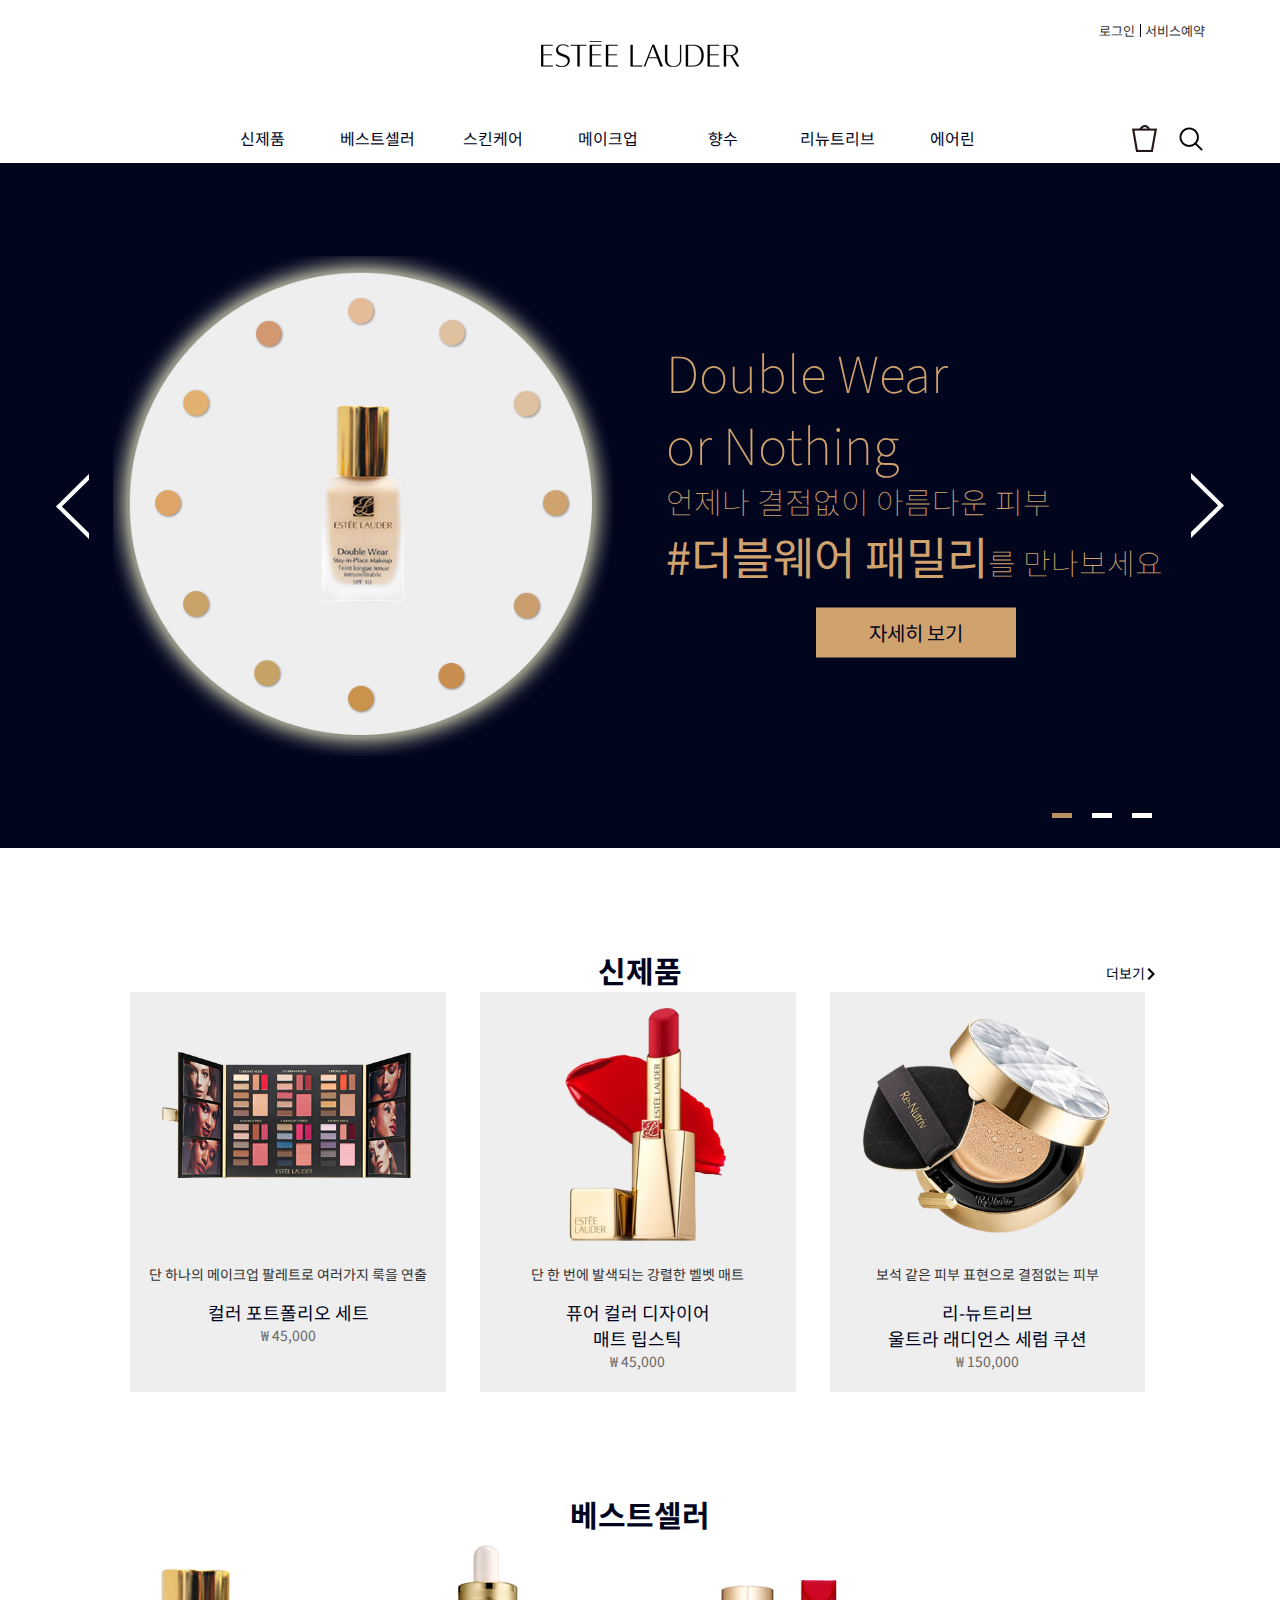
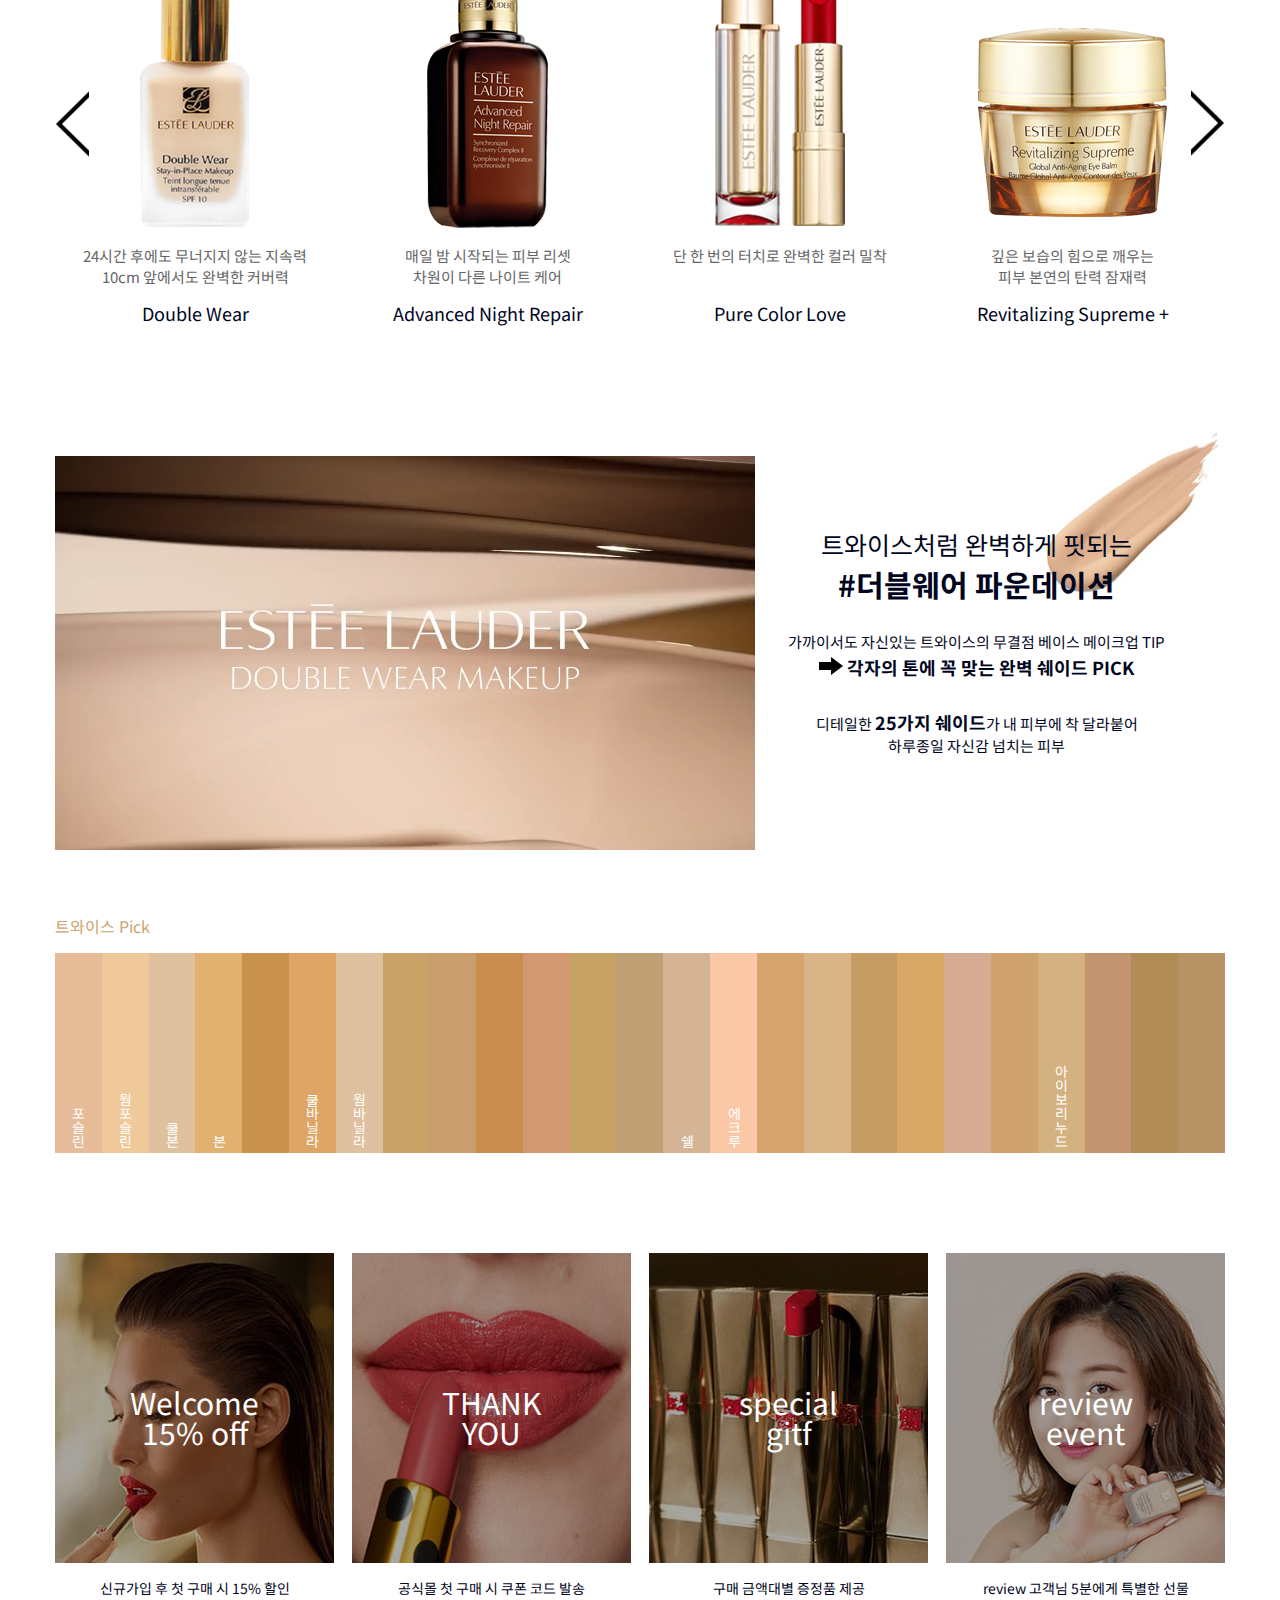
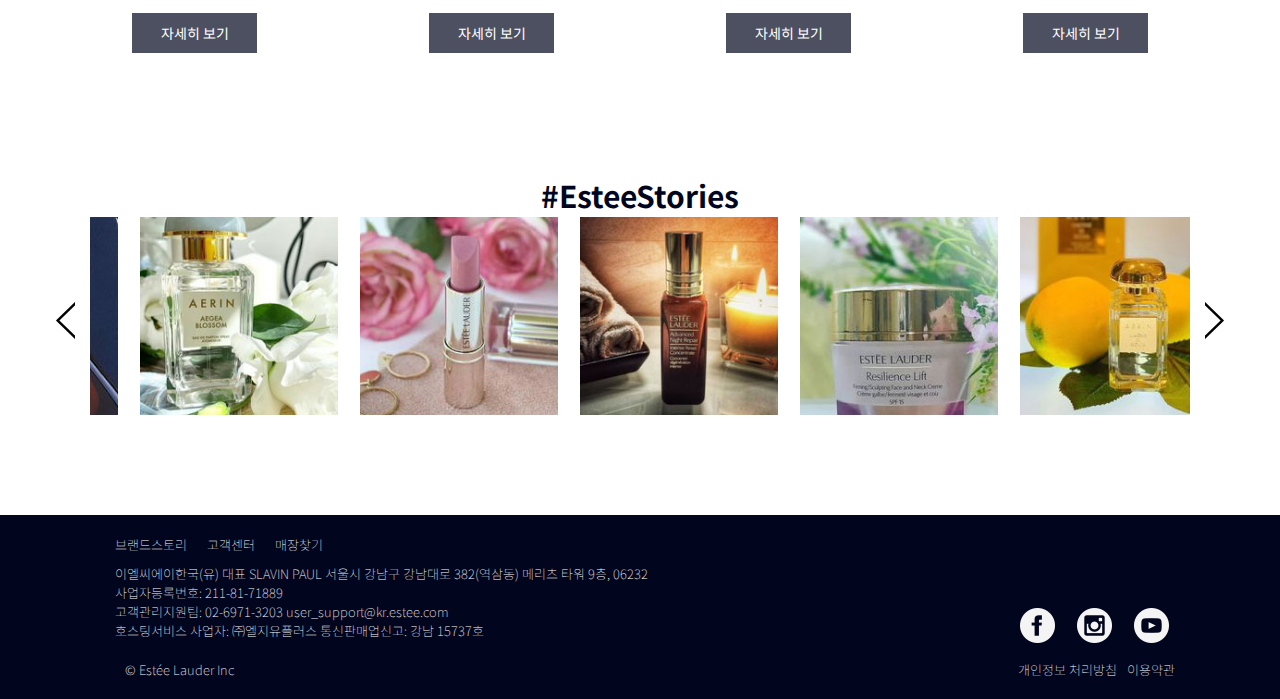
<file: index.html>
<!DOCTYPE html>
<html lang="en">

<head>
	<meta charset="UTF-8">
	<meta name="viewport" content="width=device-width">
	<meta http-equiv="X-UA-Compatible" content="IE=edge">
	<title>ESTEE LAUDER</title>
	<link href="https://fonts.googleapis.com/css?family=Noto+Sans+KR:100,300,400&display=swap" rel="stylesheet">
	<link rel="stylesheet" href="css/common1.css">
	<link rel="stylesheet" href="css/main.css">
	<script src="js/jquery-3.4.1.min.js"></script>
	<script src="js/main.js"></script>
</head>

<body>

	<!--       <? include "header.html" ?>-->
	<!--    header   -->
	<header>
		<p class="hamBtn active"><a href="#"></a></p>

		<div class="center">
			<h1 class="logo"><a href="#index"><img src="images/logo.png" alt="logo"></a></h1>
			<!--   gnb   -->
			<ul class="gnb">
				<li><a href="#">로그인</a></li>
				<li><a href="#">서비스예약</a></li>
			</ul>
			<div class="nav">
				<ul id="nav" class="clearFix">
					<li class="subWrap1"><a href="#">신제품</a></li>
					<li class="subWrap2"><a href="#">베스트셀러</a></li>
					<li class="subWrap3"><a href="#">스킨케어</a>
						<ul class="sub sub3 clearFix">
							<li>
								<p>카테고리별</p>
								<ul>
									<li><a href="#">클렌저/토너</a></li>
									<li><a href="#">리페어 세럼/에센스</a></li>
									<li><a href="#">로션/크림</a></li>
									<li><a href="#">페이스 오일</a></li>
									<li><a href="#">아이 케어</a></li>
									<li><a href="#">스페셜 케어/마스크</a></li>
									<li><a href="#">선 케어</a></li>
								</ul>
							</li>
							<li>
								<p>피부고민별</p>
								<ul>
									<li><a href="#">리페어</a></li>
									<li><a href="#">화이트닝</a></li>
									<li><a href="#">주름완화</a></li>
									<li><a href="#">탄력/리프팅</a></li>
									<li><a href="#">피부결/모공</a></li>
									<li><a href="#">수분/생기</a></li>
								</ul>
							</li>
							<li>
								<p>컬렉션보기</p>
								<ul>
									<li><a href="#">갈색병 리페어</a></li>
									<li><a href="#">마이크로 에센스</a></li>
									<li><a href="#">수프림</a></li>
									<li><a href="#">퍼펙셔니스트</a></li>
									<li><a href="#">크레센트 화이트</a></li>
									<li><a href="#">뉴트리셔스</a></li>
									<li><a href="#">리질리언스</a></li>
									<li><a href="#">클리어 디퍼런스</a></li>
								</ul>
							</li>
						</ul>
					</li>
					<li class="subWrap4"><a href="#">메이크업</a>
						<ul class="sub sub4">
							<li>
								<p>립</p>
								<ul>
									<li><a href="#">립스틱</a></li>
									<li><a href="#">리퀴드 립</a></li>
									<li><a href="#">립 글로스</a></li>
								</ul>
							</li>
							<li>
								<p>아이</p>
								<ul>
									<li><a href="#">아이섀도우</a></li>
									<li><a href="#">아이브로우</a></li>
									<li><a href="#">아이라이너</a></li>
									<li><a href="#">마스카라</a></li>
								</ul>
							</li>
							<li>
								<p>페이스</p>
								<ul>
									<li><a href="#">파운데이션</a></li>
									<li><a href="#">컨실러</a></li>
									<li><a href="#">파우더</a></li>
									<li><a href="#">프라이머</a></li>
									<li><a href="#">비비크림</a></li>
									<li><a href="#">블러쉬</a></li>
								</ul>
							</li>
							<li>
								<p>브러쉬&amp;기타</p>
								<ul>
									<li><a href="#">브러쉬</a></li>
									<li><a href="#">액세서리</a></li>
									<li><a href="#"></a></li>
									<li><a href="#"></a></li>
									<li><a href="#"></a></li>
									<li><a href="#"></a></li>
								</ul>
							</li>
							<li>
								<p>컬렉션 보기</p>
								<ul>
									<li><a href="#">더블 웨어</a></li>
									<li><a href="#">퓨처리스트</a></li>
									<li><a href="#">퓨어 컬러 엔비</a></li>
									<li><a href="#">퓨어 컬러 러브</a></li>
									<li><a href="#">엔비 립 케어</a></li>
								</ul>
							</li>
						</ul>
					</li>
					<li class="subWrap5"><a href="#">향수</a>
						<ul class="sub sub5">
							<li>
								<p>컬렉션보기</p>
								<ul>
									<li><a href="#">뷰티플 벨</a></li>
									<li><a href="#">모던 뮤즈</a></li>
									<li><a href="#">플레져</a></li>
									<li><a href="#">뷰티풀</a></li>
									<li><a href="#">화이트 린넨</a></li>
									<li><a href="#">센슈어스</a></li>
								</ul>
							</li>
						</ul>
					</li>
					<li class="subWrap6"><a href="#">리뉴트리브</a>
						<ul class="sub sub6">
							<li>
								<p>라인별</p>
								<ul>
									<li><a href="#">다이아몬드</a></li>
									<li><a href="#">얼티미트 리프트</a></li>
									<li><a href="#">래디언트 화이트</a></li>
									<li><a href="#">인텐시브 에이지-리뉴얼</a></li>
									<li><a href="#">리플래니싱 컴포트</a></li>
									<li><a href="#">리-크리에이션</a></li>
								</ul>
							</li>
							<li>
								<p>스킨케어</p>
								<ul>
									<li><a href="#">클렌저/토너</a></li>
									<li><a href="#">에센스/세럼</a></li>
									<li><a href="#">수퍼 크림</a></li>
									<li><a href="#">아이 케어</a></li>
									<li><a href="#">스페셜 케어</a></li>
								</ul>
							</li>
							<li>
								<p>메이크업</p>
								<ul>
									<li><a href="#">파운데이션</a></li>
									<li><a href="#">파우더</a></li>
								</ul>
							</li>
						</ul>
					</li>
					<li class="subWrap7"><a href="#">에어린</a>
						<ul class="sub sub7">
							<li>
								<p>에어린 뷰티</p>
								<ul>
									<li><a href="#">향수 컬렉션</a></li>
									<li><a href="#">AERIN BEAUTY</a></li>
									<li><a href="#">WORLD OF AERIN</a></li>
									<li><a href="#">ABOUT AERIN</a></li>
								</ul>
							</li>
							<li>
								<p>컬렉션 보기</p>
								<ul>
									<li><a href="#">리모네 디 시칠리아</a></li>
									<li><a href="#">에게 블러썸</a></li>
									<li><a href="#">히비스커스 팜</a></li>
									<li><a href="#">튜베로즈 컬렉션</a></li>
									<li><a href="#">로즈 드 그라스</a></li>
									<li><a href="#">로즈 컬렉션</a></li>
								</ul>
							</li>
						</ul>
					</li>
				</ul>
			</div>
			<ul class="rightNav">
				<li><a href="#"><img src="images/btn_cart.png" alt="장바구니"></a></li>
				<li><a href="#"><img src="images/btn_search.png" alt="검색"> </a></li>
			</ul>
		</div>
		<!--   nav   -->
		<div class="navBg"></div>
		<div class="center">

		</div>
	</header>

	<!--   container    -->
	<div id="container">

		<!--    visual   -->
		<div id="visual">
			<ul class="banner clreaFix">
				<li class="banner1">
					<div class="center">
						<p class="bImg"><img src="images/img_banner.png" alt="더블웨어"></p>
						<div class="btitle">
							<p class="bText">Double Wear</p>
							<p class="bText"> or Nothing</p>
							<p>언제나 결점없이 아름다운 피부</p>
							<p><span class="bPotin"> #더블웨어 패밀리</span>를 만나보세요</p>
							<a href="#">자세히 보기</a>

						</div>
					</div>
				</li>
				<li class="banner2"><a href="#"><video class="v1" src="video/brownBottle.mp4" muted autoplay playsinline></video></a></li>
				<li class="banner3"><a href="#"><video class="v2" src="video/foundation.mp4" muted autoplay playsinline></video></a></li>
			</ul>
			<ul class="arrowBtn clearFix">
				<li class="arrowBtnL"><a href="#"><img src="images/aBtnL.png" alt=""></a></li>
				<li class="arrowBtnR"><a href="#"><img src="images/aBtnR.png" alt=""></a></li>
			</ul>

			<ul class="btn">
				<li class="active"><a href="#">1</a></li>
				<li><a href="#">2</a></li>
				<li><a href="#">3</a></li>
			</ul>

		</div>
		<!--    contents    -->
		<section id="contents">
			<h2 class="blind">신제품 베스트셀러 파운데이션광고(동영상) 혜택 인스타</h2>
			<div class="center">
				<!--   new   -->
				<section class="new">
					<h2 class="title">신제품</h2>
					<ul class="newItem clearFix">
						<li class="nItem1">
							<a href="#">
								<img src="images/new_color.png" alt="">
								<span class="info">단 하나의 메이크업 팔레트로 여러가지 룩을 연출</span>
								<span class="name">컬러 포트폴리오 세트</span>
								<span class="price">₩ 45,000</span>
							</a>
						</li>
						<li class="nItem2">
							<a href="#">
								<img src="images/new_lip.png" alt="퓨어 컬러 디자이어 매트 립스틱">
								<span class="info">단 한 번에 발색되는 강렬한 벨벳 매트</span>
								<span class="name">퓨어 컬러 디자이어 <span>매트 립스틱</span></span>
								<span class="price">₩ 45,000</span>
							</a>
						</li>
						<li class="nItem3">
							<a href="#">
								<img src="images/new_cushion.png" alt="리-뉴트리브 울트라 래디언스 세럼 쿠션">
								<span class="info">보석 같은 피부 표현으로 결점없는 피부</span>
								<span class="name">리-뉴트리브 <span>울트라 래디언스 세럼 쿠션</span></span>
								<span class="price">₩ 150,000</span>
							</a>
						</li>
					</ul>
					<p class="more"><a href="">더보기<img src="images/btn_more1.png" alt="더보기 방향"></a></p>
					<ul class="nBtn clearFix">
						<li class="active"><a href="#">1</a></li>
						<li><a href="#">2</a></li>
						<li><a href="#">3</a></li>
					</ul>
				</section>

				<!--   best   -->
				<section class="best">
					<h2 class="title">베스트셀러</h2>
					<div class="bestWrap">
						<ul class="bestItem">


							<li class="bItem1"><a href="#">
									<img src="images/best_doubleWare.png" alt="24시간 후에도 무너지지 않는 지속력
10cm 앞에서도 완벽한 커버력 Double Wear">
									<div class="text">
										<span class="info">24시간 후에도 무너지지 않는 지속력</span><span>10cm 앞에서도 완벽한 커버력</span>
									</div>
									<span class="name">Double Wear</span>
								</a>
							</li>

							<li class="bItem2"><a href="#">
									<img src="images/best_brownBottle.png" alt="매일 밤 시작되는 피부 리셋
차원이 다른 나이트 케어 ">
									<div class="text">
										<span class="info">매일 밤 시작되는 피부 리셋</span>
										<span>차원이 다른 나이트 케어</span>
									</div>
									<span class="name">Advanced Night Repair</span>
								</a></li>
							<li class="bItem3"><a href="#">
									<img src="images/best_lip.png" alt="단 한 번의 터치로 완벽한 컬러 밀착 Pure Color Love" >
									<div class="text">
										<span class="info">단 한 번의 터치로 완벽한 컬러 밀착</span></div>
									<span class="name">Pure Color Love</span>
								</a>
							</li>

							<li class="bItem4"><a href="#">
									<img src="images/best_cream.png" alt="깊은 보습의 힘으로 깨우는 
피부 본연의 탄력 잠재력 Revitalizing Supreme +">
									<div class="text">
										<span class="info">깊은 보습의 힘으로 깨우는</span>
										<span>피부 본연의 탄력 잠재력</span></div>
									<span class="name">Revitalizing Supreme +</span>
								</a>
							</li>

							<li class="bItem5"><a href="#">
									<img src="images/best_cushion.png" alt="더블웨어 파운데이션의 
놀라운 커버력과 지속력을 담은 쿠션">
									<div class="text">
										<span class="info">더블웨어 파운데이션의</span><span>놀라운 커버력과 지속력을 담은 쿠션</span>
									</div>
									<span class="name">Double Wear</span>
								</a>
							</li>
							<li class="bItem6"><a href="#">
									<img src="images/best_Essence.png" alt="">
									<div class="text">
										<span class="info">더 작아진 마이크로 입자로 </span><span> 더 깊고 빠르게 스며드는 발효 에센스</span>
									</div>
									<span class="name">Micro Essence</span>

								</a>
							</li>
						</ul>
					</div>
					<ul class="bBtn">
						<li class="bBtnL"><a href="#best"><img src="images/btn_arrowL.png" alt=""></a></li>
						<li class="bBtnR"><a href="#best"><img src="images/btn_arrowR.png" alt=""></a></li>
					</ul>

				</section>
				<!--   video   --> 
				<section class="adVideo">
					<h2 class="blind">트와이스 파운데이션 광고</h2>
					<div class="pVideo">
						<video src="video/doubleWear.mp4" muted autoplay playsinline></video>
						<div class="control">
						<p class="play active"><a href="#"></a></p>
						<p class="stop"><a href="#"></a></p></div>
					</div>
					<div class="text">
						<p class="bigText">트와이스처럼 완벽하게 핏되는 </p>
						<p class="double">#더블웨어 파운데이션</p>
						<p>가까이서도 자신있는 트와이스의 무결점 베이스 메이크업 TIP </p>
						<p><span><img src="images/btn_colorBtn.png" alt="화살표"> 각자의 톤에 꼭 맞는 완벽 쉐이드 PICK</span></p>
						<p>디테일한 <span>25가지 쉐이드</span>가 내 피부에 착 달라붙어</p>
						<p>하루종일 자신감 넘치는 피부</p>
					</div>
					<p class="paintImg"><img src="images/img_paint.jpg" alt=""></p>


					<p class="subTitle"> 트와이스 Pick</p>
					<div class="colorWrap">
						<ul class="color clearFix">
							<li class="color1 pick"><a href="#"><span>포슬린</span>
									<div class="cLayout">
										<div class="pop"><img src="images/paint01_porcelain.jpg" alt=""></div>
										<div class="text">
											<p>1N0</p>
											<p>포슬린</p>
											<p class="buy">구매하기</p>
										</div>
									</div>
								</a></li>
							<li class="color2 pick"><a href="#"><span>웜포슬린</span>
									<div class="cLayout">
										<div class="pop"><img src="images/paint02_warmPorcelain.jpg" alt=""></div>
										<div class="text">
											<p>1W0</p>
											<p>웜포슬린</p>
											<p class="buy">구매하기</p>
										</div>
									</div>
								</a></li>
							<li class="color3 pick"><a href="#"><span>쿨본</span>
									<div class="cLayout">
										<div class="pop"><img src="images/paint03_coolBone.jpg" alt=""></div>
										<div class="text">
											<p>1C1</p>
											<p>쿨본</p>
											<p class="buy">구매하기</p>
										</div>
									</div>
								</a></li>
							<li class="color4 pick"><a href="#"><span>본</span>
									<div class="cLayout">
										<div class="pop"><img src="images/paint04_bone.jpg" alt=""></div>
										<div class="text">
											<p>1W1</p>
											<p>본</p>
											<p class="buy">구매하기</p>
										</div>
									</div>
								</a></li>
							<li class="color5"><a href="#">
									<div class="cLayout">
										<div class="pop"><img src="images/paint05_sand.jpg" alt=""></div>
										<div class="text">
											<p>1W2</p>
											<p>샌드</p>
											<p class="buy">구매하기</p>
										</div>
									</div>
								</a></li>
							<li class="color6 pick"><a href="#"><span>쿨바닐라</span>
									<div class="cLayout">
										<div class="pop"><img src="images/paint06_coolVanilla.jpg" alt=""></div>
										<div class="text">
											<p>2C0</p>
											<p>쿨바닐라</p>
											<p class="buy">구매하기</p>
										</div>
									</div>
								</a></li>
							<li class="color7 pick"><a href="#"><span>웜바닐라</span>
									<div class="cLayout">
										<div class="pop"><img src="images/paint07_warmVanilla.jpg" alt=""></div>
										<div class="text">
											<p>2W0</p>
											<p>웜바닐라</p>
											<p class="buy">구매하기</p>
										</div>
									</div>
								</a></li>
							<li class="color8"><a href="#">
									<div class="cLayout">
										<div class="pop"><img src="images/paint08_tawny.jpg" alt=""></div>
										<div class="text">
											<p>3W1</p>
											<p>토니</p>
											<p class="buy">구매하기</p>
										</div>
									</div>
								</a></li>
							<li class="color9"><a href="#">
									<div class="cLayout">
										<div class="pop"><img src="images/paint09_coolCream.jpg" alt=""></div>
										<div class="text">
											<p>3C0</p>
											<p>쿨크림</p>
											<p class="buy">구매하기</p>
										</div>
									</div>
								</a></li>
							<li class="color10"><a href="#">
									<div class="cLayout">
										<div class="pop"><img src="images/paint10_warmCream.jpg" alt=""></div>
										<div class="text">
											<p>3W0</p>
											<p>웜크림</p>
											<p class="buy">구매하기</p>
										</div>
									</div>
								</a></li>

							<li class="color11"><a href="#">
									<div class="cLayout">
										<div class="pop"><img src="images/paint11_petal.jpg" alt=""></div>
										<div class="text">
											<p>1C2</p>
											<p>페탈</p>
											<p class="buy">구매하기</p>
										</div>
									</div>
								</a></li>
							<li class="color12"><a href="#">
									<div class="cLayout">
										<div class="pop"><img src="images/paint12_rattan.jpg" alt=""></div>
										<div class="text">
											<p>2W2</p>
											<p>라탄</p>
											<p class="buy">구매하기</p>
										</div>
									</div>
								</a></li>
							<li class="color13"><a href="#">
									<div class="cLayout">
										<div class="pop"><img src="images/paint13_fresco.jpg" alt=""></div>
										<div class="text">
											<p>2C3</p>
											<p>프레스코</p>
											<p class="buy">구매하기</p>
										</div>
									</div>
								</a></li>
							<li class="color14 pick"><a href="#"><span>쉘</span>
									<div class="cLayout">
										<div class="pop"><img src="images/paint14_shell.jpg" alt=""></div>
										<div class="text">
											<p>1C0</p>
											<p>쉘</p>
											<p class="buy">구매하기</p>
										</div>
									</div>
								</a></li>

							<li class="color15 pick"><a href="#"><span>에크루</span>
									<div class="cLayout">
										<div class="pop"><img src="images/paint15_ecru.jpg" alt=""></div>
										<div class="text">
											<p>1N2</p>
											<p>에크루</p>
											<p class="buy">구매하기</p>
										</div>
									</div>
								</a></li>
							<li class="color16"><a href="#">
									<div class="cLayout">
										<div class="pop"><img src="images/paint16_pureBeige.jpg" alt=""></div>
										<div class="text">
											<p>2C1</p>
											<p>퓨어베이지</p>
											<p class="buy">구매하기</p>
										</div>
									</div>
								</a></li>
							<li class="color17"><a href="#">
									<div class="cLayout">
										<div class="pop"><img src="images/paint17_desertBeige.jpg" alt=""></div>
										<div class="text">
											<p>2N1</p>
											<p>데저트베이지</p>
											<p class="buy">구매하기</p>
										</div>
									</div>
								</a></li>
							<li class="color18"><a href="#">
									<div class="cLayout">
										<div class="pop"><img src="images/paint18_dawn.jpg" alt=""></div>
										<div class="text">
											<p>2W1</p>
											<p>던</p>
											<p class="buy">구매하기</p>
										</div>
									</div>
								</a></li>
							<li class="color19"><a href="#">
									<div class="cLayout">
										<div class="pop"><img src="images/paint19_naturalSuede.jpg" alt=""></div>
										<div class="text">
											<p>2W1.5</p>
											<p>네추럴스웨이드</p>
											<p class="buy">구매하기</p>
										</div>
									</div>
								</a></li>
							<li class="color20"><a href="#">
									<div class="cLayout">
										<div class="pop"><img src="images/paint20_pareAmond.jpg" alt=""></div>
										<div class="text">
											<p>2C2</p>
											<p>페일아몬드</p>
											<p class="buy">구매하기</p>
										</div>
									</div>
								</a></li>
							<li class="color21"><a href="#">
									<div class="cLayout">
										<div class="pop"><img src="images/paint21_buff.jpg" alt=""></div>
										<div class="text">
											<p>2N2</p>
											<p>버프</p>
											<p class="buy">구매하기</p>
										</div>
									</div>
								</a></li>
							<li class="color22 pick"><a href="#"><span>아이보리누드</span>
									<div class="cLayout">
										<div class="pop"><img src="images/paint22_ivoryNude.jpg" alt=""></div>
										<div class="text">
											<p>1N1</p>
											<p>아이보리누드</p>
											<p class="buy">구매하기</p>
										</div>
									</div>
								</a></li>
							<li class="color23"><a href="#">
									<div class="cLayout">
										<div class="pop"><img src="images/paint23_ivoryRose.jpg" alt=""></div>
										<div class="text">
											<p>2C4</p>
											<p>아이보리로즈</p>
											<p class="buy">구매하기</p>
										</div>
									</div>
								</a></li>
							<li class="color24"><a href="#">
									<div class="cLayout">
										<div class="pop"><img src="images/paint24_ivoryBeige.jpg" alt=""></div>
										<div class="text">
											<p>3N1</p>
											<p>아이보리베이지</p>
											<p class="buy">구매하기</p>
										</div>
									</div>
								</a></li>
							<li class="color25"><a href="#">
									<div class="cLayout">
										<div class="pop"><img src="images/paint25_pebble.jpg" alt=""></div>
										<div class="text">
											<p>3C2</p>
											<p>페블</p>
											<p class="buy">구매하기</p>
										</div>
									</div>
								</a></li>
						</ul>
					</div>

				</section>
				<section class="event">
					<h2 class="blind">welcome15%off thankyou specialgift reviewevent</h2>
					<ul class="eventImg clearFix">
						<li><a href="#">
								<img src="images/benefit_01.jpg" alt="Welcome 15% off">
								<p class="title">Welcome<br>15% off</p>
								<p>신규가입 후 첫 구매 시 <span>15% 할인</span></p>
								<span class="view">자세히 보기</span>
							</a></li>
						<li><a href="#">
								<img src="images/benefit_02.jpg" alt="THANK YOU">
								<p class="title">THANK<br>YOU</p>
								<p>공식몰 첫 구매 시
									<span>쿠폰 코드 발송</span></p>
								<span class="view">자세히 보기</span>
							</a></li>
						<li><a href="#">
								<img src="images/benefit_03.jpg" alt="specialgitf">
								<p class="title">special<br>gitf</p>
								<p>구매 금액대별 증정품 제공</p>
								<span class="view">자세히 보기</span>
							</a></li>
						<li><a href="#">
								<img src="images/benefit_04.jpg" alt="reviewevent">
								<p class="title">review <br>event</p>
								<p>review 고객님 5분에게 특별한 선물</p>
								<span class="view">자세히 보기</span>
							</a></li>
					</ul>

				</section>
				<section class="insta">
					<h2 class="title">#EsteeStories</h2>
					<div class="instaWrap">
						<ul class="instaItem clearFix">
							<li><a href="#"><img src="images/insta_01.jpg" alt=""></a></li>
							<li><a href="#"><img src="images/insta_02.jpg" alt=""></a></li>
							<li><a href="#"><img src="images/insta_03.jpg" alt=""></a></li>
							<li><a href="#"><img src="images/insta_04.jpg" alt=""></a></li>
							<li><a href="#"><img src="images/insta_05.jpg" alt=""></a></li>
							<li><a href="#"><img src="images/insta_06.jpg" alt=""></a></li>
							<li><a href="#"><img src="images/insta_07.jpg" alt=""></a></li>
							<li><a href="#"><img src="images/insta_08.jpg" alt=""></a></li>
							<li><a href="#"><img src="images/insta_09.jpg" alt=""></a></li>
							<li><a href="#"><img src="images/insta_10.jpg" alt=""></a></li>
						</ul>
					</div>
					<ul class="iBtn">
						<li class="iBtnL"><a href="#insta"><img src="images/btn_littleArrowL.png" alt=""></a></li>
						<li class="iBtnR"><a href="#insta"><img src="images/btn_littleArrowR.png" alt=""></a></li>
					</ul>
				</section>
			</div>
		</section>
	</div>

	<footer>
		<div class="center">
			<ul class="footMenu">
				<li>
					<a href="#">브랜드스토리</a>
				</li>
				<li>
					<a href="#">고객센터</a>
				</li>
				<li>
					<a href="storeSearch.html">매장찾기</a>
				</li>
			</ul>
			<ul class="footInfo">
				<li><a href="#">개인정보 처리방침</a></li>
				<li><a href="#">이용약관</a></li>
			</ul>
			<ul class="sns">
				<li><a href="#"><img src="images/btn_facebook.png" alt=""></a></li>
				<li><a href="#"><img src="images/btn_insta.png" alt=""></a></li>
				<li><a href="#"><img src="images/btn_youtube.png" alt=""></a></li>
			</ul>
			<address>
				<span>이엘씨에이한국(유) 대표 SLAVIN PAUL</span>
				<span>서울시 강남구 강남대로 382(역삼동) 메리츠 타워 9층, 06232</span>
				<br>
				<span>사업자등록번호: 211-81-71889</span>
				<br>
				<span>고객관리지원팀: 02-6971-3203</span>
				<span>user_support@kr.estee.com</span>
				<br>
				<span>호스팅서비스 사업자: ㈜엘지유플러스</span>
				<span>통신판매업신고: 강남 15737호</span>
				<p class="copy">© Estée Lauder Inc</p>
			</address>
		</div>
	</footer>
	<p class="top"><a href="#"><img src="images/top.png" alt="top"></a></p>
	<div class="fix">
		<ul class="fixed">
			<li><a href="#"><img src="images/person1.svg" alt="로그인">
					<p>로그인</p>
				</a></li>
			<li><a href="#"><img src="images/fixed_menu.png" alt="메뉴">
					<p>메뉴</p>
				</a></li>
			<li><a href="storeSearch.html"><img src="images/fixed_marker.png" alt="검색">
					<p>매장찾기</p>
				</a></li>
			<li><a href="#"><img src="images/fixed_cart.png" alt="장바구니">
					<p>장바구니</p>
				</a></li>
		</ul>
	</div>
</body>

</html>
</file>
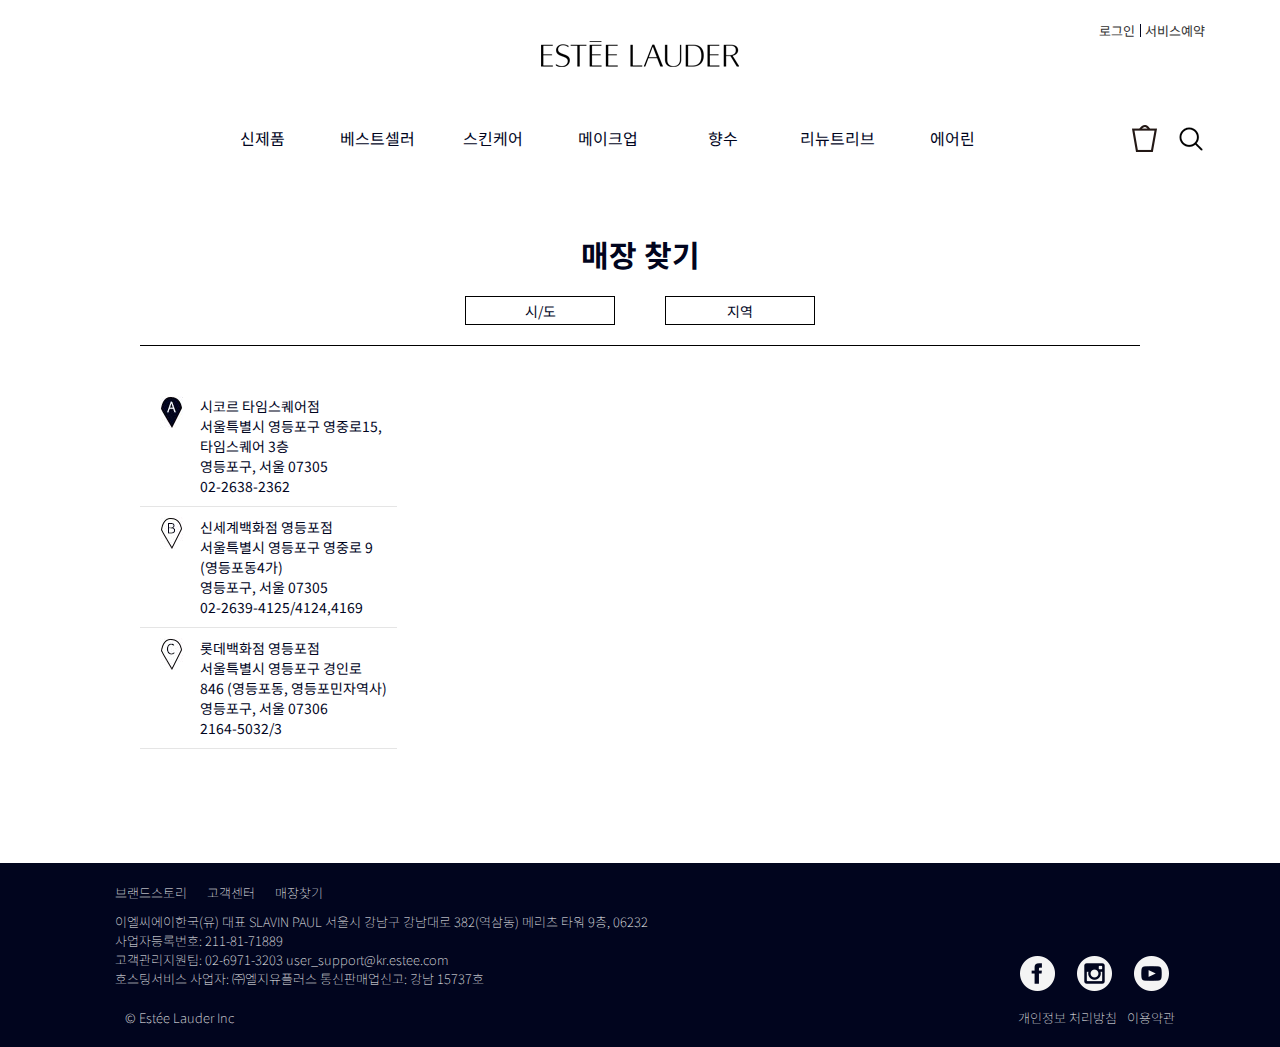
<file: storeSearch.html>
<!DOCTYPE html>
<html lang="en">
<head>
    <meta charset="UTF-8">
    <meta name="viewport" content="width=device-width">
    <title>매장찾기</title>
    <link href="https://fonts.googleapis.com/css?family=Noto+Sans+KR:100,300,400&display=swap" rel="stylesheet">
    <link rel="stylesheet" href="css/common1.css">
    <link rel="stylesheet" href="css/main.css">
    <link rel="stylesheet" href="css/storeSearch.css">
    <script src="js/jquery-3.4.1.js"></script>
    <script type="text/javascript" src="//dapi.kakao.com/v2/maps/sdk.js?appkey=09b8cc01401c39417627c28eaa79adf3"></script>
    <script src="js/storeSearch.js"></script>

</head>

<body>
    <header>
        <p class="hamBtn active"><a href="#"></a></p>

        <div class="center">
            <h1 class="logo"><a href="index.html"><img src="images/logo.png" alt="logo"></a></h1>
            <!--   gnb   -->
            <ul class="gnb">
                <li><a href="#">로그인</a></li>
                <li><a href="#">서비스예약</a></li>
            </ul>
            <div class="nav">
                <ul id="nav" class="clearFix">
                    <li class="subWrap1"><a href="#">신제품</a></li>
                    <li class="subWrap2"><a href="#">베스트셀러</a></li>
                    <li class="subWrap3"><a href="#">스킨케어</a>
                        <ul class="sub sub3 clearFix">
                            <li>
                                <p>카테고리별</p>
                                <ul>
                                    <li><a href="#">클렌저/토너</a></li>
                                    <li><a href="#">리페어 세럼/에센스</a></li>
                                    <li><a href="#">로션/크림</a></li>
                                    <li><a href="#">페이스 오일</a></li>
                                    <li><a href="#">아이 케어</a></li>
                                    <li><a href="#">스페셜 케어/마스크</a></li>
                                    <li><a href="#">선 케어</a></li>
                                </ul>
                            </li>
                            <li>
                                <p>피부고민별</p>
                                <ul>
                                    <li><a href="#">리페어</a></li>
                                    <li><a href="#">화이트닝</a></li>
                                    <li><a href="#">주름완화</a></li>
                                    <li><a href="#">탄력/리프팅</a></li>
                                    <li><a href="#">피부결/모공</a></li>
                                    <li><a href="#">수분/생기</a></li>
                                </ul>
                            </li>
                            <li>
                                <p>컬렉션보기</p>
                                <ul>
                                    <li><a href="#">갈색병 리페어</a></li>
                                    <li><a href="#">마이크로 에센스</a></li>
                                    <li><a href="#">수프림</a></li>
                                    <li><a href="#">퍼펙셔니스트</a></li>
                                    <li><a href="#">크레센트 화이트</a></li>
                                    <li><a href="#">뉴트리셔스</a></li>
                                    <li><a href="#">리질리언스</a></li>
                                    <li><a href="#">클리어 디퍼런스</a></li>
                                </ul>
                            </li>
                        </ul>
                    </li>
                    <li class="subWrap4"><a href="#">메이크업</a>
                        <ul class="sub sub4">
                            <li>
                                <p>립</p>
                                <ul>
                                    <li><a href="#">립스틱</a></li>
                                    <li><a href="#">리퀴드 립</a></li>
                                    <li><a href="#">립 글로스</a></li>
                                </ul>
                            </li>
                            <li>
                                <p>아이</p>
                                <ul>
                                    <li><a href="#">아이섀도우</a></li>
                                    <li><a href="#">아이브로우</a></li>
                                    <li><a href="#">아이라이너</a></li>
                                    <li><a href="#">마스카라</a></li>
                                </ul>
                            </li>
                            <li>
                                <p>페이스</p>
                                <ul>
                                    <li><a href="#">파운데이션</a></li>
                                    <li><a href="#">컨실러</a></li>
                                    <li><a href="#">파우더</a></li>
                                    <li><a href="#">프라이머</a></li>
                                    <li><a href="#">비비크림</a></li>
                                    <li><a href="#">블러쉬</a></li>
                                </ul>
                            </li>
                            <li>
                                <p>브러쉬&amp;기타</p>
                                <ul>
                                    <li><a href="#">브러쉬</a></li>
                                    <li><a href="#">액세서리</a></li>
                                    <li><a href="#"></a></li>
                                    <li><a href="#"></a></li>
                                    <li><a href="#"></a></li>
                                    <li><a href="#"></a></li>
                                </ul>
                            </li>
                            <li>
                                <p>컬렉션 보기</p>
                                <ul>
                                    <li><a href="#">더블 웨어</a></li>
                                    <li><a href="#">퓨처리스트</a></li>
                                    <li><a href="#">퓨어 컬러 엔비</a></li>
                                    <li><a href="#">퓨어 컬러 러브</a></li>
                                    <li><a href="#">엔비 립 케어</a></li>
                                </ul>
                            </li>
                        </ul>
                    </li>
                    <li class="subWrap5"><a href="#">향수</a>
                        <ul class="sub sub5">
                            <li>
                                <p>컬렉션보기</p>
                                <ul>
                                    <li><a href="#">뷰티플 벨</a></li>
                                    <li><a href="#">모던 뮤즈</a></li>
                                    <li><a href="#">플레져</a></li>
                                    <li><a href="#">뷰티풀</a></li>
                                    <li><a href="#">화이트 린넨</a></li>
                                    <li><a href="#">센슈어스</a></li>
                                </ul>
                            </li>
                        </ul>
                    </li>
                    <li class="subWrap6"><a href="#">리뉴트리브</a>
                        <ul class="sub sub6">
                            <li>
                                <p>라인별</p>
                                <ul>
                                    <li><a href="#">다이아몬드</a></li>
                                    <li><a href="#">얼티미트 리프트</a></li>
                                    <li><a href="#">래디언트 화이트</a></li>
                                    <li><a href="#">인텐시브 에이지-리뉴얼</a></li>
                                    <li><a href="#">리플래니싱 컴포트</a></li>
                                    <li><a href="#">리-크리에이션</a></li>
                                </ul>
                            </li>
                            <li>
                                <p>스킨케어</p>
                                <ul>
                                    <li><a href="#">클렌저/토너</a></li>
                                    <li><a href="#">에센스/세럼</a></li>
                                    <li><a href="#">수퍼 크림</a></li>
                                    <li><a href="#">아이 케어</a></li>
                                    <li><a href="#">스페셜 케어</a></li>
                                </ul>
                            </li>
                            <li>
                                <p>메이크업</p>
                                <ul>
                                    <li><a href="#">파운데이션</a></li>
                                    <li><a href="#">파우더</a></li>
                                </ul>
                            </li>
                        </ul>
                    </li>
                    <li class="subWrap7"><a href="#">에어린</a>
                        <ul class="sub sub7">
                            <li>
                                <p>에어린 뷰티</p>
                                <ul>
                                    <li><a href="#">향수 컬렉션</a></li>
                                    <li><a href="#">AERIN BEAUTY</a></li>
                                    <li><a href="#">WORLD OF AERIN</a></li>
                                    <li><a href="#">ABOUT AERIN</a></li>
                                </ul>
                            </li>
                            <li>
                                <p>컬렉션 보기</p>
                                <ul>
                                    <li><a href="#">리모네 디 시칠리아</a></li>
                                    <li><a href="#">에게 블러썸</a></li>
                                    <li><a href="#">히비스커스 팜</a></li>
                                    <li><a href="#">튜베로즈 컬렉션</a></li>
                                    <li><a href="#">로즈 드 그라스</a></li>
                                    <li><a href="#">로즈 컬렉션</a></li>
                                </ul>
                            </li>
                        </ul>
                    </li>
                </ul>
            </div>
            <ul class="rightNav">
                <li><a href="#"><img src="images/btn_cart.png" alt="장바구니"></a></li>
                <li><a href="#"><img src="images/btn_search.png" alt="검색"> </a></li>
            </ul>
        </div>
        <!--   nav   -->
        <div class="navBg"></div>
        <div class="center">

        </div>
    </header>
    <div id="container">

        <section class="storeSearch">
            <h2 class="title">매장 찾기</h2>
            <div class="center">
                <div class="search clearFix">
                    <div class="citySearch">
                        <p class="sTitle"><a href="#">시/도</a></p>
                        <ul class="city">
                            <li><a href="#">서울특별시</a></li>
                            <li><a href="#">경기도</a></li>
                        </ul>
                    </div>
                    <div class="townSearch">
                        <p class="sTitle"><a href="#">지역</a></p>
                        <ul class="town">
                            <li><a href="#">영등포구</a></li>
                        </ul>
                        <ul class="town">
                            <li><a href="#">부천시</a></li>
                        </ul>
    
                    </div>

                </div>
                <div class="mapWrap">
                    <ul class="place">
                        <li><a href="#">
                                <ul class="mapAddr">
                                    <li class="pickImg pickImg1 active"></li>
                                    <li class="mapTitle">시코르 타임스퀘어점</li>
                                    <li>서울특별시 영등포구 영중로15, </li>
                                    <li>타임스퀘어 3층</li>
                                    <li>영등포구, 서울 07305</li>
                                    <li>02-2638-2362</li>
                                </ul>
                            </a></li>
                        <li><a href="#">
                                <ul class="mapAddr">
                                    <li class="pickImg pickImg2"></li>
                                    <li class="mapTitle">신세계백화점 영등포점</li>
                                    <li>서울특별시 영등포구 영중로 9 </li>
                                    <li>(영등포동4가)</li>
                                    <li>영등포구, 서울 07305</li>
                                    <li>02-2639-4125/4124,4169</li>
                                </ul>
                            </a></li>
                        <li><a href="#">
                                <ul class="mapAddr">
                                    <li class="pickImg pickImg3"></li>
                                    <li class="mapTitle">롯데백화점 영등포점</li>
                                    <li>서울특별시 영등포구 경인로 </li>
                                    <li>846 (영등포동, 영등포민자역사)</li>
                                    <li>영등포구, 서울 07306</li>
                                    <li>2164-5032/3</li>
                                </ul>
                            </a></li>
                    </ul>
                    <ul class="place">
                        <li><a href="#">
                                <ul class="mapAddr">
                                    <li class="pickImg pickImg1 active"></li>
                                    <li class="mapTitle">현대백화점 중동점</li>
                                    <li>경기도 부천시 원미구 길주로 180 (중동)</li>
                                    <li>부천시, 경기 14546</li>
                                    <li>032-623-2139, 623-3503</li>
                                    
                                </ul>
                            </a></li>
                        <li><a href="#">
                                <ul class="mapAddr">
                                    <li class="pickImg pickImg2"></li>
                                    <li class="mapTitle">롯데스퀘어 중동점</li>
                                    <li>경기도 부천시 원미구 길주로 300 (중동) </li>
                                    <li>부천시, 경기 14548</li>
                                    <li>032-320-7180/1</li>
                                </ul>
                            </a></li>
                    </ul>
                    <div id="map"></div>
                </div>
            </div>
        </section>
    </div>
    
    <footer>
        <div class="center">
            <ul class="footMenu">
                <li>
                    <a href="#">브랜드스토리</a>
                </li>
                <li>
                    <a href="#">고객센터</a>
                </li>
                <li>
                    <a href="storeSearch.html">매장찾기</a>
                </li>
            </ul>
            <ul class="footInfo">
                <li><a href="#">개인정보 처리방침</a></li>
                <li><a href="#">이용약관</a></li>
            </ul>
            <ul class="sns">
                <li><a href="#"><img src="images/btn_facebook.png" alt=""></a></li>
                <li><a href="#"><img src="images/btn_insta.png" alt=""></a></li>
                <li><a href="#"><img src="images/btn_youtube.png" alt=""></a></li>
            </ul>
            <address>
                <span>이엘씨에이한국(유) 대표 SLAVIN PAUL</span>
                <span>서울시 강남구 강남대로 382(역삼동) 메리츠 타워 9층, 06232</span>
                <br>
                <span>사업자등록번호: 211-81-71889</span>
                <br>
                <span>고객관리지원팀: 02-6971-3203</span>
                <span>user_support@kr.estee.com</span>
                <br>
                <span>호스팅서비스 사업자: ㈜엘지유플러스</span>
                <span>통신판매업신고: 강남 15737호</span>
                <p class="copy">© Estée Lauder Inc</p>
            </address>
        </div>
    </footer>
    <p class="top"><a href="#"><img src="images/top.png" alt="top"></a></p>
    <div class="fix">
        <ul class="fixed">
            <li><a href="#"><img src="images/person1.svg" alt="로그인"><p>로그인</p></a></li>
            <li><a href="#"><img src="images/fixed_menu.png" alt="메뉴"><p>메뉴</p></a></li>
            <li><a href="storeSearch.html"><img src="images/fixed_marker.png" alt="검색"><p>매장찾기</p></a></li>
            <li><a href="#"><img src="images/fixed_cart.png" alt="장바구니"><p>장바구니</p></a></li>
        </ul>
    </div>
</body></html>
</file>
<file: css/common1.css>
/*여백제거*/
*{
	margin: 0;
	padding: 0;
}
/*li 장식제거*/
li{
	list-style: none;
}
/*a 장식 제거*/
a{
	text-decoration: none;
    color: #01051e;
}
/*img 테두리제거 top정렬*/
img{
	border: 0;
	vertical-align: top;
}
body{
	font-family: 'Noto Sans KR', sans-serif;
	font-size: 14px;
	color: #01051e;
}
.blind{
	position: absolute;
	top: -9999px;
}

.clearFix:after{
	content: "";
	display: block;
	clear: both;
}
i,em,address,strong{
	font-style: normal;
}
label,button{
	cursor: pointer;
}
hr{display:none}
.skip a{
	 position: absolute;
 left: 0;
 top: -9999em;
 z-index: 9999;
 display: block;
 width: 100%;
 background-color: #039;
 color: #eee;
 font-family: ;
 text-transform: uppercase;
 text-decoration: none;
 line-height: 30px;
}
</file>
<file: css/main.css>
/* video 색 넣어주기 다른버전 normal2 */
/*
p{
    writing-mode:vertical-lr 세로로 쓰기
}*/
.nBtn,
.hamBtn,
.closeBtn,
.fix{
    display: none;
}
.center {
/*    background: rgba(0,0,0,0.3);*/
    width: 1170px;
    margin: 0 auto;
    position: relative;
}

/*header*/
header {
    min-width: 1170px;
    width: 100%;
}

.logo {
    text-align: center;
    padding-top: 40px;
}

.gnb {
    position: absolute;
    top: 20px;
    right: 20px;
}

.gnb > li {
    float: left;
    margin-left: 10px;
    position: relative;
}

.gnb > li:after {
    content: "";
    display: inline-block;
    width: 1px;
    height: 13px;
    background: #01051e;
    position: absolute;
    top: 4px;
    margin-left: 5px;
}

.gnb > li:last-child:after {
    display: none;
}

.gnb > li > a {
    color: #333;
    font-size: 13px;
}
.gnb > li:hover > a{
    color: #efc99a;
}
.navBg {
    display: none;
    width: 100%;
    height: 305px;
    position: absolute;
    background: white;
    top: 164px;
    z-index: 1;
}

#nav {
    padding-top: 33px;
}

#nav > li {
    float: left;
    font-size: 16px;
    text-align: center;
    position: relative;
    z-index: 2;
}
#nav > li>a{
    display: block;
    width: 115px;
    height: 50px;
    line-height: 50px;

}
#nav > li:hover>a{
    background: #efc99a;
}
#nav > li:first-child {
    margin-left: 150px;
}

.sub {
    display: none;
    background-color: white;
    width: 805px;
    height: 300px;
    position: absolute;
    top: 50px;
    font-size: 15px;
}

.sub3 {left: -230px;}
.sub4 {left: -345px;}
.sub5 {left: -460px;}
.sub6 {left: -575px;}
.sub7 {left: -690px;}


.sub > li {
    display: inline-block;
    width: 120px;
    padding: 10px 10px 20px;
    margin: 10px 0 0 10px;
    vertical-align: top;
}
.sub li:hover > a {
    color: #b79262;
}

.sub > li > ul > li {
    padding-top: 5px;
}

.sub p {
    font-size: 16px;
    margin: 5px 0;
    border-bottom: 1px solid #ccc;
}

.rightNav {
    position: absolute;
    right: 10px;
    bottom: 0; 
}

.rightNav > li {
    float: left;
    margin: 10px;
}

/*container*/
/*visual*/
#visual {
    width: 100%;
    min-width: 1170px;
    height: 685px;
    position: relative;
    overflow: hidden;
}

.banner {
    width: 600%;
     height: 100%;
}

.banner > li {
    width: 16.6666%;
     background:#01051e;
    float: left;
    height: 100%;
}
.banner1 {
    width: 100%;
    height: 100%;
    background:gold;
}
.banner1>.center{
    width: 1170px;
    height: 100%;
    position: relative;
    top:0;
}
.banner1 .bImg{
    width:500px;
    position: absolute;
    top:50%;
    left: 5%;
    transform: translateY(-50%);
}
.banner img{
    width: 100%;
}
.banner1 .btitle{
    position: absolute;
    top:50%;
    right: 5%;
    transform: translateY(-50%);
    width: 500px;
    color: #d0a26e;
    text-align: left;
}
.banner1 p{
    font-weight: 100;
    font-size: 30px;
}
.banner1 .bText{
    font-size: 50px;
/*    line-height: 50px;*/
}
.banner1 .bPotin{
    font-size: 45px;
    font-weight: 400;
}
.banner1  a {
    display: block;
    width: 200px;
    height: 50px;
    margin: 20px auto;
    background: #d0a26e;
    line-height: 50px; 
    font-size: 20px;
    text-align: center;
}

.banner video {
    width: 100%;
    height: 685px;
}

.arrowBtn {
    position: absolute;
    width: 90vw;
    text-align: center;
    min-width: 1170px;
    top: 50%;
    left: 50%;
    transform: translate(-50%,-50%);
    z-index: 50;
}

.arrowBtnL {
    float: left;
}

.arrowBtnR {
    float: right;
}

.btn {
   position: absolute;
    right: 10%;
    bottom: 30px;
    text-indent: -9999px;
}

.btn > li {
    float: left;
    margin-left: 20px;
}

.btn > li > a {
    display: block;
    width: 20px;
    height: 5px;
    background: white;
}
.btn>li.active>a{
    background: #b79262;
}


/*content*/
#contents{
    min-width: 1170px;
}
section {
    padding: 50px 0;
}

section>.title {
    font-size: 30px;
    text-align: center;
/*    margin: 10px 0;*/
}

/*new*/
.new {
    position:relative;
    min-width: 1170px;
}
.newItem {
    width: 90%;
    height: 400px;
    margin: 0 auto;
}

.newItem > li {
    width: 30%;
    height: 100%;
    float: left;
    margin: 0 1.6%;
    background: #eee;
    padding: 10px 0;
    box-sizing: border-box;
}
.newItem > li img {
   width: 80%;
   margin: 0 auto;
}
.newItem > li * {
    display: block;
    text-align: center;
}
.newItem .info{
    margin: 15px;
    color: #333;
}
.newItem .name{
    font-size: 18px;
}
.newItem .price{
    color: #666;
    
}
.new>.more{
    position: absolute;
    top: 12%;
    right: 80px;
}
.more img{
    position:absolute;
    top: 5px;
    
}
/*best*/
.best {
    position: relative;
}

.bestWrap {
    width: 100%;
    height: 420px;
    overflow: hidden;
}

.bestItem {
    width: 400%;
    height: 100%;
}

.bestItem > li {
    width: 6.25%;
    float: left;
    text-align: center;
}

.bestItem a {
    display: block;
    width: 280px;
}

.bestItem .text{
    margin: 10px 0 5px;
    height: 50px;
}
.bestItem span {
    display: block;
    color: #666666;
    font-size: 15px;
}

.bestItem .name {
    color: #01051e;
    font-size: 18px;
}

.bBtn {
    position: absolute;
    top: 50%;
    left: 50%;
    transform: translate(-50%,-50%);
    width: 1170px;
}

.bBtn > li {}
.bBtnL {
    float: left;
}

.bBtnR {
    float: right;
}

/*video*/
.adVideo {
    position: relative;
}

.pVideo {
    width: 700px;
}

.pVideo > video {
    width: 100%;
}

.adVideo .paintImg {
    position: absolute;
    top: 20px;
    right: 0;
    z-index: 1;
}
.adVideo .pVideo{
    position: relative;
}
.control .play{
    display: none;
    position: absolute;
    top: 50%;
    left: 50%;
    transform: translate(-50%,-50%);
}
.control .play>a{
    display: block;
    width: 62px;
    height: 62px;
    background-image: url(../images/play.png);
    
}
.control .play.active>a{
    background-image: url(../images/stop.png);
}
.control .stop{
    display: none;
}
/*
.control .stop>a{
    display: block;
    width: 30px;
    height: 30px;
    background-image: url(../images/play.png);
    background-size: 100%;
    position: absolute;
    bottom: 10px;
    left: 10px;
}

.control .stop.active>a{
     background-image: url(../images/stop.png);
}
*/

.adVideo > .text {
    position: absolute;
    top: 120px;
    right: 60px;
    font-size: 15px;
    text-align: center;
    z-index: 2;
}
.adVideo > .text img{
    position: relative;
    top: 2px;
}
.adVideo .bigText {
    font-size: 25px;
}

.adVideo .double {
    font-size: 30px;
    font-weight: bold;
    margin-bottom: 25px;
}

.adVideo p:nth-child(4) {
    line-height: 30px;
    margin-bottom: 25px;
}

.adVideo span {
    font-size: 18px;
    font-weight: bold;
}

.subTitle {
    font-size: 16px;
    color: #d0a26e;
    margin: 60px 0 15px;
}

.colorWrap {
    width: 1170px;
    overflow: hidden;
}

.color {
    width: 100%;
    float: left;
}

.color > li {
    float: left;
    width: 4%;
    height: 200px;
    position: relative;
}

.color > .color1 {background: #e6bb98;}
.color > .color2 {background: #efc99a;}
.color > .color3 {background: #dfc09f;}
.color > .color4 { background: #e2b06f;}
.color > .color5 {background: #c9924d;}
.color > .color6 {background: #dea567;}
.color > .color7 {background: #dfc09f;}
.color > .color8 {background: #c9a267;}
.color > .color9 { background: #ca9d6f;}
.color > .color10 {background: #c88d4f;}
.color > .color11 {background: #d19872;}
.color > .color12 {background: #c7a265;}
.color > .color13 {background: #bf9f74;}
.color > .color14 {background: #d5b495;}
.color > .color15 { background: #fac7a7;}
.color > .color16 {background: #d8a46d}
.color > .color17 {background: #d9b486;}
.color > .color18 {background: #c59c63;}
.color > .color19 { background: #d8a665;}
.color > .color20 {background: #d5ab93;}
.color > .color21 { background: #d0a26e;}
.color > .color22 {background: #d4b180;}
.color > .color23 {background: #c29570;}
.color > .color24 {background: #b28c55;}
.color > .color25 { background: #b79262;}

.color span {
    font-size: 14px;
    color: white;
    writing-mode: vertical-lr;
    position: absolute;
    left: 50%;
    bottom: 5px;
    transform: translateX(-50%);
    font-weight: 400;
}

.color > li .cLayout {
    display: none;
}

.color .pop {
    width: 200px;
    height: 200px;
}

.color .pop > img {
    width: 100%;
}

.color .text {
    width: 100px;
    position: absolute;
    top: 50%;
    left: 50%;
    transform: translate(-50%, -50%);
    text-align: center;
}

.color .text:hover .buy {
    font-weight: bold;
}

.color .buy {
    text-decoration: underline;
}

/*event*/
.event {}
.eventImg {
    width: 100%;
}

.eventImg > li {
    float: left;
    position: relative;
    width: 279px;
    margin-left: 18px;
}

.eventImg > li:first-child {
    margin-left: 0;
}

.eventImg p {
    text-align: center;
    line-height: 50px;
}

.eventImg .title {
    position: absolute;
    top: 32%;
    left: 50%;
    transform: translateX(-50%);
    color: white;
    font-size: 30px;
    line-height: 30px;
}

.eventImg .view {
    display: block;
    width: 125px;
    height: 40px;
    margin: 0 auto 20px;
    background: #4d5061;
    text-align: center;
    line-height: 40px;
    color: white;
}

/*insta*/
.insta {
    width: 1100px;
    margin: 0 auto;
}

.instaWrap {
    width: 100%;
    overflow: hidden;
    
}

.instaItem {
    /* 100% 10개가 한 화면에 5개씩 들어가서 200% 
        복사해서 써야하니까 두배해서 400% */
    width: 400%;
}

.instaItem > li {
    /* li 10개가 100%에 들어가야해서 10%
    복사해서 써야하니까 /2해서 5%  */
    width: 4.5%;
    float: left;
    margin-left: 0.5%;
}

.instaItem > li:first-child {
    margin-left: 0.25%;
}

.instaItem > li img {
    width: 100%;
}

.iBtn {
    /*    버튼을 양 끝으로 보내기 위해 너비를 줌*/
    width: 1170px;
    position: absolute;
    left: 0;
    bottom: 4.5%;
/*    transform: translateY(-50%);*/
}

.iBtn > li:first-child {
    float: left;
}

.iBtn > li:last-child {
    float: right;
}

/*footer*/
footer {
    min-width: 1170px;
    background: #01051e;
    font-size: 13px;
    color: white;
    position: relative;
    font-weight: 100;
}

.footMenu {
    padding: 20px 0 10px 60px;
    overflow: hidden;
    
}

.footMenu > li {
    float: left;
    margin-right: 20px;
    text-align: center;
}

.footMenu a {
    color: white;
}

.footInfo {
    position: absolute;
    right: 50px;
    bottom: 20px;
}

.footInfo > li {
    float: left;
    margin-left: 10px;
}

.footInfo > li > a {
    color: white;
}

.sns {
    position: absolute;
    right: 55px;
    bottom: 55px;
}

.sns > li {
    float: left;
    margin-left: 20px;
}

address {
    margin-left: 60px;
}

.copy {
    padding: 20px 10px;
}
.top{
    display: none;
    width: 28px;
    height: 35px;
    background: #efc99a;
    position: fixed;
    right: 3vw;
    bottom: 5%;;
    padding: 5px 4px 5px 1px;
    border-radius: 3px;
    
}
.top>img{
    text-align: center;
}
/*--------------------------------------------------------*/
/*mobile*/

@media screen and (max-width:1024px) {
    .fixed{
        background:black;
    }
/*    1.없애기    */
  
    .gnb,
    .adVideo > .text,
    .adVideo .paintImg{
        display: none;
    }

/*    2. 100%    */
    .center{
        width: 100%;
    }
/*    3.보이기    */
    header{
/*        position: fixed;*/
        min-width: 100%;
        width: 100%;
/*        height: 61px;*/
        z-index: 100;
        position: fixed;
        background: white;
        
    }
    .logo{
        width: 130px;
        margin: 0 auto;
        padding-top: 20px;
    }
    .logo img{
        width: 100%;
    }
    .hamBtn{
         display: block;
    }
     .hamBtn>a{
        display: block;
        position: absolute;
        width: 26px;
        height: 26px;
        top: 15px;
        left: 20px;
        z-index: 1000;
        background:url(../images/btn_close.png);
    }
    .hamBtn.active>a{  
        background:url(../images/btn_ham.png);
    }
   
    .navBg{
        display: none !important;
       
    }
    .nav{
        position:fixed;
        left: -100%;
        background: rgba(0,0,0,0.3);
        width: 100%;
        height: 100vh;
        z-index: 10;
    }
    #nav{
        position: fixed;
        height: 100vh;
        left: -100%;
        width: 80%;
        padding:0;
        z-index: 100;
        background: #efc99a;
    }
    #nav>li{
        float: none;
        text-align: left;
        text-indent: 50px;
    }
    #nav > li:first-child {
        margin-left: 0px;
    }
    #nav>li>a{
        width: 100%;
        background: #efc99a;
    }
    .sub{
        width: 100%;
        height:100%;
        display: none;
        position: static;
        text-indent: 70px;
    }
    .sub > li {
        display:block;
        width: 100%;
        margin: 0;
        padding: 10px 0 10px;
        border-bottom: 1px solid rgba(0,0,0,0.05);
    }
    .sub>li>ul{
        display: none;
    }
    .sub p{
        margin: 0 0;
        border: none;
    }
    .rightNav{
        display: none;
        top: 20%;
    } 
    .rightNav > li {
        width: 22px;
        float: left;
        margin: 5px;
    }
    .rightNav img{
        width: 100%;
    }
/*--------------------------------------------------------*/
/* visual-------------------------------------------------*/
    #visual {
        min-width: 100%;
        height: 40vw;
        top:61px;
    }
    .banner > li {
        width: 16.6666%;
        float: left;
        height: 100%;
    }
    .banner1>.center{
        width: 100%;
    }
    
    .banner1 .bImg{
        width: 28vw;
        left: 15%;
    }
   .banner1 .btitle {
    top: 54%;
    right: 17vw;
    width: auto;
}
    .banner1 p,
    .banner1 .bPotin{
        font-size: 20px;
    }
    .banner1 .bText {
        display: none;
    }
    .banner1  a{
        width: 15vw;
        height: 5vh;
        line-height: 5vh;
        font-size: 17px;
        margin: 10px auto;
    }
    .banner video {
        width: 100%;
        height: 100%;

    }
    .arrowBtn {
        min-width: 80%;
    }
    .arrowBtn>li{
        width: 4vw;
    }
    .arrowBtn a{
        display: block;
        width: 100%;
        text-align: center;
    }
    .arrowBtn img{
        width: 100%;
    }
    
    .btn {
       left: 50%;
        transform: translateX(-50%);
        right: initial;
        bottom: 3%;
    }
    
/*  contents  */
    #contents{
        min-width: 100%;
        padding-bottom: 0;
    }

    section {
        margin:0;
        padding: 50px 0;
    }
/* new------------------------------------------------*/
    .new{
        width: 100%;
        min-width: 100%;
        overflow: hidden;
    }
    .newItem{
        width: 300%;
        height: 63vw;
    }
    .newItem > li{
        width: 25.33%;
        margin: 0 4%;
        

    }
    .newItem > li img {
       width: 70%;
     }
    .newItem .info{
       display: none;
    }
    .newItem .name{
        font-size: 16px;
    }
    .new>.more {
        top: 8vh;
        right: 12vw;
    }
    .nBtn {
        display: block;
        width: 135px;
        margin: 0 auto;
        text-indent: -9999px;
    }

    .nBtn > li {
        width: 25px;
        height: 5px;
        float: left;
        margin: 10px;
        background: orange;
        
        
    }

    .nBtn > li > a {
        display: block;
        width: 100%;
        height: 5px;
        background-color: #01051e;
    }

    .nBtn > li.active > a {
        background: #b79262;
    }
/* best ------------------------------------------------*/
    .bestWrap{
        height: 50vw;
    }
    .bestItem{
        width: 800%;
    }
    
    .bestItem a {
        width: 100%; 
    }
    .bestItem img {
        width: 45%;
    }
    .bBtn {
        width: 90%;
    }
    .bBtn>li{
        width: 5vw
    }
    .bBtn img{
        width: 80%;
    }

/* color------------------------------------------------*/
   
    .pVideo{
        width: 100%;
    }
    .colorWrap {
        width: 100%;
    }
    .color{
        width: 100%;
    }
    .color > li {
        width: 11.111%;
    }

/* event  ----------------------------------------------*/
    
    .event {
        width: 100%;
        padding-top: 30px;
        position:relative;
    }
    .eventImg{
        width: 100%;

    }
    .eventImg > li {
        width: 50%;
        margin: 0;
        text-align: center;
    }
    .eventImg > li:nth-child(3),
    .eventImg > li:nth-child(4){
        display: none;
    }
    
    .eventImg{
         width: 100%;
    }

    
/*    insta   --------------------------------------------*/
    .insta {
        width: 100%;
    }
    .instaItem {
        width: 500%;
    }
    .instaItem > li{
        width:5%;
        margin:0;
    }
    .instaItem > li:first-child {
        margin-left: 0;
    }
    .iBtn {
        display: none;
    }
    /*insta 와 footer사이 간격  section 마진*/

/*    footer  --------------------------------------------*/
    footer{
        min-width: 100%;
        padding-bottom: 70px;
    }
    .footMenu{
        display: flex;
        padding: 10px;
        justify-content: center;
    }
    .footMenu>li{
        float: none;
    }
    .footInfo,
    .sns{
        display: flex;
        position: static;
        justify-content: center;
        margin-bottom: 20px;
    }
    .footInfo>li,
    .sns>li{
        float: none;
    }
    address {
        margin: 0 20px;
        font-size: 12px;
        text-align: center;
    }
    address>span:nth-child(2){
        display: block;
    }
/*    fixed*/
    .fix{
         display: block;
    }
    .fixed{
        display: flex;
        width: 100%;
        position: fixed;
        bottom: 0;
        z-index: 1000;
        background: #01051e;
        height: 70px;
    }
    .fixed>li{
        width: 25%;
        text-align: center;
        margin: 10px 0;
    }
    .fixed a{
        color : white;
    }
    .fixed>li:first-child img{
        width: 30px;
    }
    .top{
        right: 1vw;
        bottom: 10%;
    }
}


/*--------------------------------------------------------------------------*/
@media screen and (max-width: 660px){
    .banner1 .btitle {
        top: 57%;
        right: 10vw;
        width: auto;
    }
    .newItem .name{
        font-size: 15px;
    }
}
/*--------------------------------------------------------------------------*/
@media screen and (max-width: 640px){
    .banner1 .bImg {
        left: 10%;
    }
    .banner1 .btitle{
        top: 50%;
        right: 12vw;
        width: auto;
    }
    .banner1 p,
    .banner1 .bPotin{
        font-size: 17px;
    }
    .banner1  a{
        height: 4vh;
        line-height: 4vh;
        font-size: 14px;
    } 
    
    .bestWrap{
        height: 55vw;
    }    
    .eventImg{
        width: 80%;
        margin: 0 auto;
    }
      .eventImg > li {
        width: 50%;
        text-align: center;
    }
    .eventImg img{
        width: 100%;
    }
    .eventImg .title{
        font-size: 20px;
        top: 30%;
        line-height: 25px;
    }
    .eventImg p{
        font-size: 13px;
    }

}
@media screen and (max-width: 500px){
    .banner1 .btitle{
        top: 60%;

    }
    .newItem{
        height: 67vw;
    }
    .bestWrap{
        height: 70vw;
    }
    .bestItem{
        width: 1600%;
        height: 300px;
    }
     .bestItem img {
        width: 30%;
    }
}
@media screen and (max-width: 460px){
    .banner1 .bImg {
        left: 10%;
    }
    .banner1 .btitle{
        top: 60%;
        right: 12vw;
        width: auto;
    }
    .banner1 p,
    .banner1 .bPotin{
        font-size: 15px;
    }
    .banner1  a{
        width: 20vw;
        height: 3vh;
        line-height: 3vh;
        font-size: 13px;
    } 
    .newItem{
        height: 70vw;
    }
    .eventImg .title{
        font-size: 20px;
        top: 25%;
        line-height: 25px;
    }
    .eventImg p{
        font-size: 13px;
        line-height: 20px;
        margin-bottom: 10px;
    }.eventImg p>span{
        display: block;
    }
}
@media screen and (max-width: 400px){
    address span{
        display: block;
    }
    .banner1 .btitle {
        top:50%;
        letter-spacing: -1.2px;
    }
    .banner1 p,
    .banner1 .bPotin{
        font-size: 13px;
    }
    .banner1 a{
        margin: 3px auto;
        height: 3vh;
        line-height: 3vh;
    }
    .btn>li{
        margin-left: 10px;
    }
    .btn>li>a{
        width: 15px;
    }
}

@media screen and (max-width: 320px){
    .banner1{
        letter-spacing: -1px;
    }
    .newItem {
        height: 75vw;
    }
    .new>.more {
        position: absolute;
        top: 30px;
        right: 20px;
    }   
    .eventImg .title{
        font-size: 15px;
        top: 20%;
        line-height: 25px;
    }
    .eventImg .view {
        width: 90px;
        height: 30px;
        line-height: 30px;
        font-size: 13px;
    }

}
</file>
<file: css/storeSearch.css>
#container{
    height: 700px;
}
.storeSearch{
    height: auto;
    padding-top: 69px;
    margin:0;
}
.storeSearch .center{
    width: 1000px;
    margin: 0 auto;
}
.search{
    border-bottom: 1px solid black;
    padding: 20px 0;
    line-height: 2;
}
.search>div{
    width: 150px;
    height: 29px;
    float: left;
    text-align: center;
    border: 1px solid black; 
    position:relative;
    box-sizing: border-box;
}
.search .sTitle{
    display: block;
    box-sizing: border-box;
}
.search .sTitle.acvtive{
    
}
.search>div>ul{
    width:150px;
    position:absolute;
    background: #fff;
/*    top: 29px;*/
    left: -1px;
    z-index: 1000;
    display: none;
    box-sizing: border-box;
}
.citySearch{
    margin-left: 325px;
}
.townSearch{
    margin-left: 50px;
}
.search li{
     border: 1px solid black;
}
.search .citySearch li:first-child{
     border-top: none;
     border-bottom: none;
}
.search .townSearch li:first-child{
    border-top: none;
}
.search .citySearch li.active,
.search .townSearch li.active{
    border-top: none;
    border-bottom: 1px solid black;
}
/*map*/
.mapWrap{
    overflow: hidden;
}
.place{
    display: none;
    width: auto;
    float: left;
    margin-top: 40px;
    position:relative;
}
.place:first-child{
    display: block;
}

.place>li{
    padding: 10px 10px 10px 60px;
    border-bottom: 1px solid rgba(0,0,0,0.1);
}


.mapAddr>li{
    position: relative;
}
.mapAddr>.pickImg{
    position: absolute;
    left: 20px;
    width: 23px;
    height: 33px;
}
.mapAddr>.pickImg1.active{ background: url(../images/map1_a.jpg);}
.mapAddr>.pickImg1{ background: url(../images/map1.jpg);}
.mapAddr>.pickImg2.active{ background: url(../images/map2_a.png);}
.mapAddr>.pickImg2{ background: url(../images/map2.jpg);}
.mapAddr>.pickImg3.active{ background: url(../images/map3_a.jpg);}
.mapAddr>.pickImg3{ background: url(../images/map3.jpg);}
#map{
    float: right;
    width:600px;
    height:400px;
    margin: 30px 50px 0 0;
}

@media screen and (max-width:1023px){
    .headaer{
        width: 100%;
    }
    #container {
        height: 830px;
    }
        .storeSearch .center{
        width: 70vw;
    }
    .citySearch{
        margin-left: 25%;
    }
    .search>div{
        width: 20%;
    }
    .search>div>ul{
        width: 14vw;
    }
    .mapWrap{
        overflow: hidden;
/*        width: 600px;*/
        height: auto;
    }
    .place{
        margin: 30px auto;
        width: 220px;
        float:none;
/*
        left: 50%;
        transform: translateX(-50%);
*/
    }
    .mapAddr>li{
        display: none;
    }

    .mapAddr>.pickImg{
        display: block;
        width: 20px;
        height: 25px;
    }
    .mapAddr>.pickImg1.active,
    .mapAddr>.pickImg1,
    .mapAddr>.pickImg2.active,
    .mapAddr>.pickImg2,
    .mapAddr>.pickImg3.active,
    .mapAddr>.pickImg3{ 
        background-size: 20px 25px;
    }
    .mapAddr>.mapTitle{
        display: block;
    }
    #map{
        width:100%;
        margin:0;
        float:none;


    }
}
@media screen and (max-width:600px){
    .search>div {
        width: 20vw;
    }    
    .citySearch {
        margin-left: 15%;
    }
    .search>div>ul {
        width: 20vw;
    }
    #map{
        width: 450px;
    }
}
@media screen and (max-width:500px){
    #container {
        height: 730px;
    }
    #map{
        width: 320px;
        height: 320px;
    }
}
@media screen and (max-width:350px){
    .search>div {
        width: 23vw;
    } 
    .citySearch {
        margin-left: 10%;
    }
    .search>div>ul {
        width: 23vw;
    }
    #map{
        width: 290px;
        height: 290px;
    }
}
</file>
